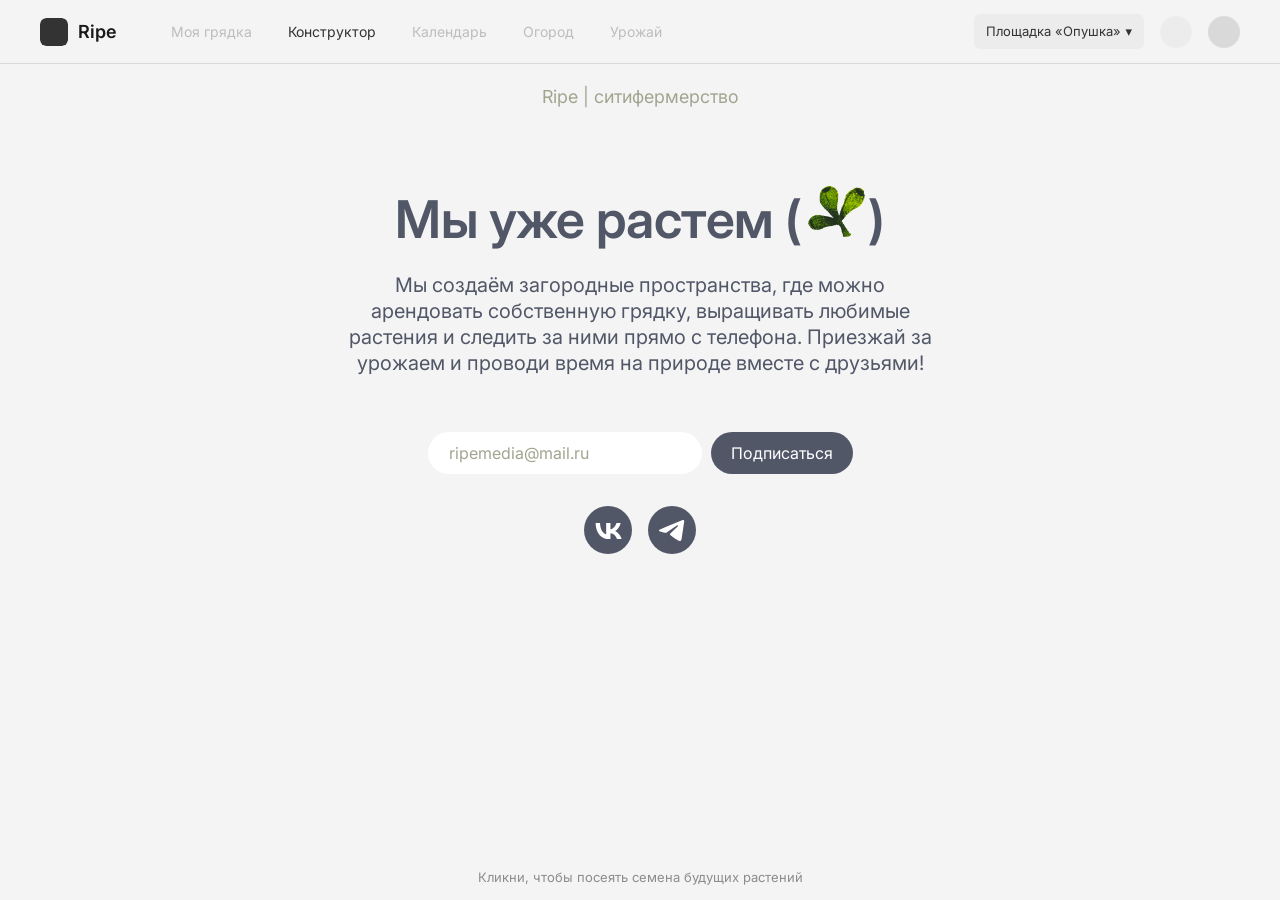
<file: index.html>
<!doctype html>
<html lang="ru">
  <head>
    <meta charset="UTF-8" />
    <meta name="viewport" content="width=device-width, initial-scale=1" />
    <title>Ripe | ситифермерство</title>
    <link rel="icon" type="image/png" href="img/seeds/04.png" />
    <!-- Шрифт подключается в stylesheets/font.css -->
    <link rel="preconnect" href="https://fonts.googleapis.com" />
    <link rel="preconnect" href="https://fonts.gstatic.com" crossorigin />
    <link rel="stylesheet" href="stylesheets/style.css" />
    <script src="scripts/cultures.js" defer></script>
    <script src="scripts/header.js" defer></script>
    <script src="scripts/seeds.js" defer></script>
    <script src="scripts/sow-hint.js" defer></script>
    <script src="scripts/subscribe.js" defer></script>
    <script src="scripts/seed-config.js"></script>
    <script src="scripts/splash.js"></script>
  </head>
  <body class="home">
    <div id="splash">
      <div id="splashSeeds" class="splash-seeds"></div>
    </div>

    <!-- ========================== Шапка сервиса ========================== -->
    <header class="app-header">
      <div class="app-header__left">
        <a
          class="logo"
          href="index.html"
          data-main-link
          aria-label="Ripe — на главную"
        >
          <img
            class="logo__mark"
            src="img/logo.svg"
            alt=""
            width="28"
            height="28"
          />
          <span class="logo__text">Ripe</span>
        </a>

        <nav class="nav" id="mainNav" aria-label="Разделы сервиса">
          <span
            class="nav__item is-disabled"
            aria-disabled="true"
            title="Недоступно в этой версии"
            >Моя грядка</span
          >
          <a class="nav__item" href="constructor.html">Конструктор</a>
          <span
            class="nav__item is-disabled"
            aria-disabled="true"
            title="Недоступно в этой версии"
            >Календарь</span
          >
          <span
            class="nav__item is-disabled"
            aria-disabled="true"
            title="Недоступно в этой версии"
            >Огород</span
          >
          <span
            class="nav__item is-disabled"
            aria-disabled="true"
            title="Недоступно в этой версии"
            >Урожай</span
          >
        </nav>
      </div>

      <div class="app-header__right">
        <div class="place-switch">
          <button
            id="placeBtn"
            class="place-switch__btn"
            type="button"
            aria-haspopup="menu"
            aria-expanded="false"
            aria-controls="placeMenu"
          >
            Площадка «Опушка» <span aria-hidden="true">▾</span>
          </button>
          <ul
            id="placeMenu"
            class="place-switch__menu"
            role="menu"
            aria-label="Площадки"
            hidden
          ></ul>
        </div>
        <button
          class="icon-btn"
          type="button"
          disabled
          title="Уведомления недоступны в этой версии"
          aria-label="Уведомления"
        ></button>
        <button
          class="avatar"
          type="button"
          disabled
          title="Профиль недоступен в этой версии"
          aria-label="Профиль"
        ></button>
      </div>

      <button
        class="burger"
        type="button"
        aria-label="Открыть меню"
        aria-expanded="false"
        aria-controls="mainNav"
      >
        <span class="burger__line"></span>
        <span class="burger__line"></span>
        <span class="burger__line"></span>
      </button>
    </header>

    <main class="page--home">
      <p class="brand">Ripe | ситифермерство</p>

      <section class="hero">
        <h1>
          Мы уже растем (<span><img src="img/seeds/04.png" /></span>)
        </h1>

        <p class="lead">
          <!-- <pre> -->
          Мы создаём загородные пространства, где можно арендовать собственную
          грядку, выращивать любимые растения и следить за ними прямо с
          телефона. Приезжай за урожаем и проводи время на природе вместе с
          друзьями!
          <!-- </pre> -->
        </p>

        <form class="form" action="#" method="post">
          <input
            type="email"
            name="email"
            placeholder="ripemedia@mail.ru"
            aria-label="Электронная почта"
            autocomplete="email"
            required
          />
          <button type="submit">Подписаться</button>
        </form>

        <nav class="social" aria-label="Социальные сети">
          <a
            href="https://vk.ru/club242596342"
            target="_blank"
            rel="noopener"
            aria-label="ВКонтакте"
          >
            <img src="img/vk.svg" alt="" />
          </a>
          <a
            href="https://t.me/ripehse"
            target="_blank"
            rel="noopener"
            aria-label="Telegram"
          >
            <img src="img/tg.svg" alt="" />
          </a>
        </nav>
      </section>
    </main>

    <div id="toast" class="toast" role="status" aria-live="polite"></div>

    <p class="sow-hint" id="sowHint">
      <span class="sow-hint__mouse"
        >Кликни, чтобы посеять семена будущих растений</span
      >
      <span class="sow-hint__touch"
        >Коснись, чтобы посеять семена будущих растений</span
      >
    </p>
  </body>
</html>
</file>
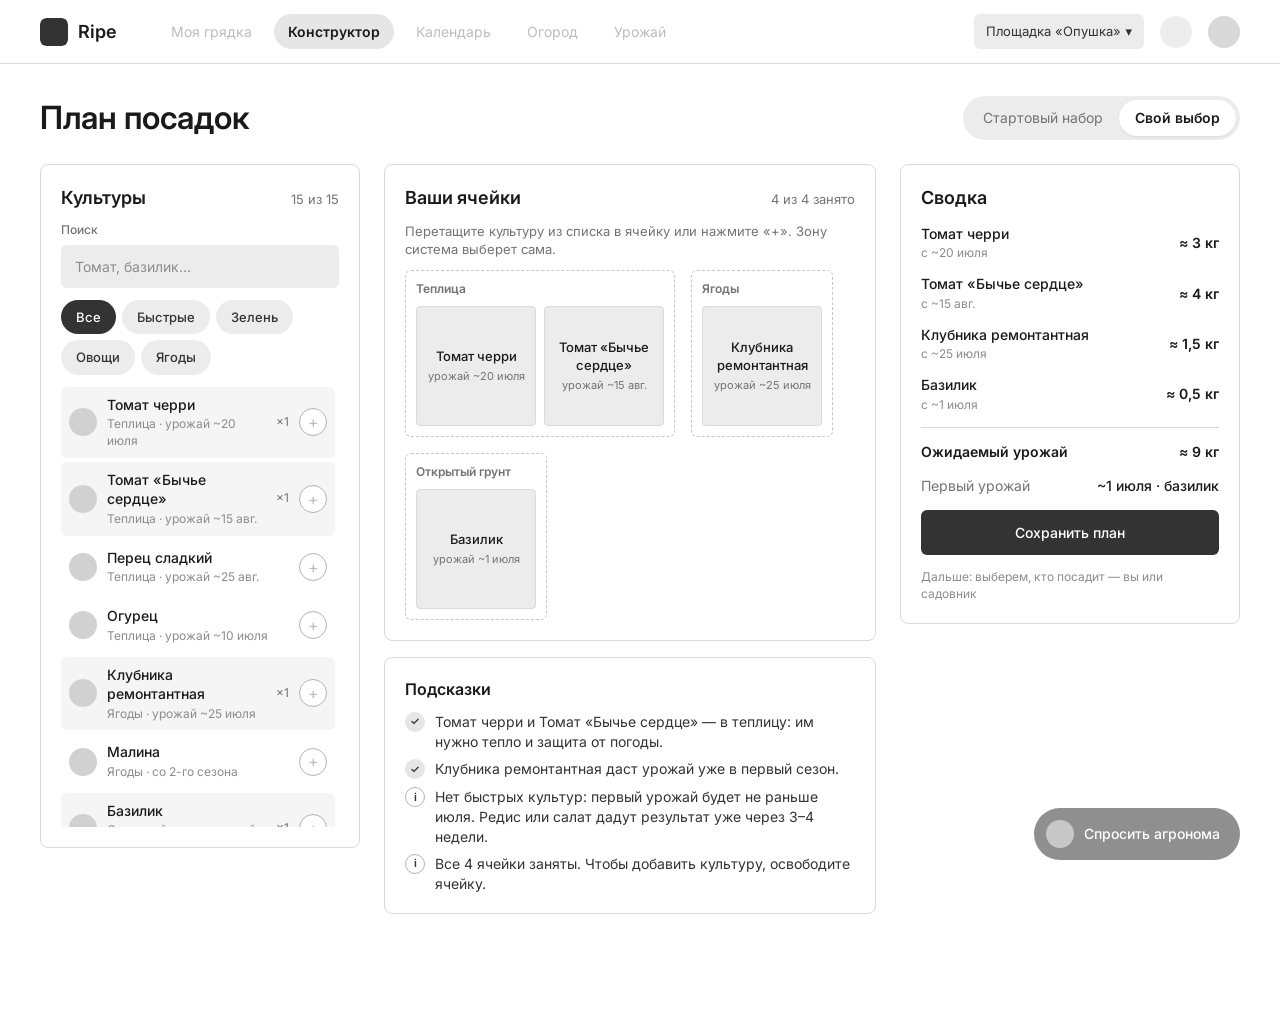
<file: constructor.html>
<!doctype html>
<html lang="ru">
  <head>
    <meta charset="UTF-8" />
    <meta name="viewport" content="width=device-width, initial-scale=1" />
    <title>Конструктор грядки · Ripe</title>
    <link rel="icon" type="image/png" href="img/seeds/04.png">
    <!-- Шрифт подключается в stylesheets/font.css -->
    <link rel="preconnect" href="https://fonts.googleapis.com" />
    <link rel="preconnect" href="https://fonts.gstatic.com" crossorigin />
    <link rel="stylesheet" href="stylesheets/style.css" />
    <script src="scripts/cultures.js" defer></script>
    <script src="scripts/header.js" defer></script>
    <script src="scripts/constructor.js" defer></script>
    <script src="scripts/seed-config.js"></script>
    <script src="scripts/splash.js"></script>
  </head>
  <body>
    <div id="splash">
      <div id="splashSeeds" class="splash-seeds"></div>
    </div>
    </div>

    <!-- ========================== Шапка сервиса ========================== -->
    <header class="app-header">
      <div class="app-header__left">
        <a class="logo" href="index.html" data-main-link aria-label="Ripe — на главную">
          <img class="logo__mark" src="img/logo.svg" alt="" width="28" height="28" />
          <span class="logo__text">Ripe</span>
        </a>

        <nav class="nav" id="mainNav" aria-label="Разделы сервиса">
          <span class="nav__item is-disabled" aria-disabled="true" title="Недоступно в этой версии">Моя грядка</span>
          <a class="nav__item is-active" href="constructor.html" aria-current="page">Конструктор</a>
          <span class="nav__item is-disabled" aria-disabled="true" title="Недоступно в этой версии">Календарь</span>
          <span class="nav__item is-disabled" aria-disabled="true" title="Недоступно в этой версии">Огород</span>
          <span class="nav__item is-disabled" aria-disabled="true" title="Недоступно в этой версии">Урожай</span>
        </nav>
      </div>

      <div class="app-header__right">
        <div class="place-switch">
          <button id="placeBtn" class="place-switch__btn" type="button" aria-haspopup="menu" aria-expanded="false" aria-controls="placeMenu">
            Площадка «Опушка» <span aria-hidden="true">▾</span>
          </button>
          <ul id="placeMenu" class="place-switch__menu" role="menu" aria-label="Площадки" hidden></ul>
        </div>
        <button class="icon-btn" type="button" disabled title="Уведомления недоступны в этой версии" aria-label="Уведомления"></button>
        <button class="avatar" type="button" disabled title="Профиль недоступен в этой версии" aria-label="Профиль"></button>
      </div>

      <button class="burger" type="button" aria-label="Открыть меню" aria-expanded="false" aria-controls="mainNav">
        <span class="burger__line"></span>
        <span class="burger__line"></span>
        <span class="burger__line"></span>
      </button>
    </header>

    <!-- ========================== Экран 2.1: Конструктор ========================== -->
    <main class="page--constructor">
      <div class="page__head">
        <h1>План посадок</h1>
        <div class="segmented" role="group" aria-label="Режим плана">
          <button
            class="segmented__btn"
            type="button"
            data-mode="starter"
            aria-pressed="false"
          >
            Стартовый набор
          </button>
          <button
            class="segmented__btn is-active"
            type="button"
            data-mode="own"
            aria-pressed="true"
          >
            Свой выбор
          </button>
        </div>
      </div>

      <p id="starterNote" class="banner" hidden>
        Стартовый набор с гарантией: подобран под зоны площадки и точно
        вырастет. Чтобы менять культуры, переключитесь на «Свой выбор» — ваш
        план сохранится.
      </p>

      <div class="layout">
        <!-- Каталог культур -->
        <section class="card catalog" aria-labelledby="catalogTitle">
          <div class="catalog__head">
            <h2 id="catalogTitle">Культуры</h2>
            <span id="cultureCount" class="muted small"></span>
          </div>
          <label class="field">
            <span class="field__label">Поиск</span>
            <input
              id="cultureSearch"
              class="field__input"
              type="search"
              placeholder="Томат, базилик…"
              autocomplete="off"
            />
          </label>
          <div
            id="categoryChips"
            class="chips"
            role="group"
            aria-label="Категории"
          ></div>
          <ul
            id="cultureList"
            class="culture-list"
            aria-label="Список культур"
          ></ul>
        </section>

        <!-- Ячейки + подсказки -->
        <div class="center">
          <section class="card" aria-labelledby="cellsTitle">
            <div class="card__head">
              <h2 id="cellsTitle">Ваши ячейки</h2>
              <span id="cellsCounter" class="muted small"></span>
            </div>
            <p id="cellsHint" class="muted small"></p>
            <div id="cellZones" class="zones"></div>
          </section>

          <section class="card" aria-labelledby="hintsTitle">
            <h2 id="hintsTitle" class="h3">Подсказки</h2>
            <ul id="hintList" class="hints" aria-live="polite"></ul>
          </section>
        </div>

        <!-- Сводка -->
        <aside class="card summary" aria-labelledby="summaryTitle">
          <h2 id="summaryTitle">Сводка</h2>
          <ul id="summaryRows" class="summary__rows"></ul>
          <hr />
          <div class="kv kv--strong">
            <dt>Ожидаемый урожай</dt>
            <dd id="summaryTotal">—</dd>
          </div>
          <div class="kv">
            <dt>Первый урожай</dt>
            <dd id="summaryFirst">—</dd>
          </div>
          <button
            id="saveBtn"
            class="btn btn--primary btn--block"
            type="button"
          >
            Сохранить план
          </button>
          <p id="saveStatus" class="save-status" aria-live="polite"></p>
        </aside>
      </div>
    </main>

    <button
      class="fab"
      type="button"
      disabled
      title="Чат с агрономом недоступен в этой версии"
    >
      <span class="fab__dot" aria-hidden="true"></span>Спросить агронома
    </button>

    <!-- ========================== Экран 2.2: Карточка культуры ========================== -->
    <div id="modalCulture" class="modal" hidden>
      <div
        class="modal__card"
        role="dialog"
        aria-modal="true"
        aria-labelledby="cultureTitle"
      >
        <div class="modal__head">
          <h2 id="cultureTitle"></h2>
          <button
            class="modal__close"
            type="button"
            data-close="modalCulture"
            aria-label="Закрыть"
          >
            ✕
          </button>
        </div>
        <div class="placeholder" aria-hidden="true">Фото культуры</div>
        <div id="cultureChips" class="chips"></div>
        <dl id="cultureFacts" class="facts"></dl>
        <p id="cultureNote" class="muted"></p>
        <div class="modal__actions">
          <button
            id="cultureAdd"
            class="btn btn--primary"
            type="button"
            data-autofocus
          >
            Добавить в ячейку
          </button>
          <button
            class="btn btn--secondary"
            type="button"
            data-close="modalCulture"
          >
            Закрыть
          </button>
        </div>
        <p id="cultureReason" class="muted small"></p>
      </div>
    </div>

    <!-- ========================== Экран 2.3: Кто посадит ========================== -->
    <div id="modalWho" class="modal" hidden>
      <div
        class="modal__card"
        role="dialog"
        aria-modal="true"
        aria-labelledby="whoTitle"
      >
        <div class="modal__head">
          <h2 id="whoTitle">Кто посадит?</h2>
          <button
            class="modal__close"
            type="button"
            data-close="modalWho"
            aria-label="Закрыть"
          >
            ✕
          </button>
        </div>
        <p class="muted">
          План готов. Выберите, как растения попадут в ячейки.
        </p>

        <fieldset class="options">
          <legend class="sr-only">Кто посадит</legend>
          <label class="option">
            <input type="radio" name="who" value="self" />
            <span class="option__radio" aria-hidden="true"></span>
            <span class="option__text">
              <strong>Приеду и посажу сам</strong>
              <span>Садовник подготовит ячейки и рассаду к вашему приезду</span>
            </span>
          </label>
          <label class="option">
            <input type="radio" name="who" value="gardener" checked />
            <span class="option__radio" aria-hidden="true"></span>
            <span class="option__text">
              <strong>Посадит садовник</strong>
              <span>Пришлём фотоотчёт после посадки</span>
            </span>
            <span class="option__tag">включено в «под ключ»</span>
          </label>
        </fieldset>

        <label class="field">
          <span id="plantDateLabel" class="field__label">Дата посадки</span>
          <input id="plantDate" class="field__input" type="date" />
        </label>
        <p id="plantDateNote" class="muted small"></p>

        <button
          id="whoConfirm"
          class="btn btn--primary btn--block"
          type="button"
          data-autofocus
        >
          Подтвердить
        </button>
      </div>
    </div>

    <div id="toast" class="toast" role="status" aria-live="polite"></div>
  </body>
</html>
</file>
<file: stylesheets/style.css>
/* Точка входа: порядок подключения важен */
@import url('font.css'); /* шрифт — один на весь сайт */
@import url('base.css'); /* токены, сброс, типографика, утилиты */
@import url('header.css'); /* шапка и меню (общая для всех страниц) */
@import url('splash.css'); /* заставка */
@import url('home.css'); /* главная страница */
@import url('constructor.css'); /* страница «Конструктор» */
@import url('adaptive.css'); /* адаптив (всегда последним) */
</file>
